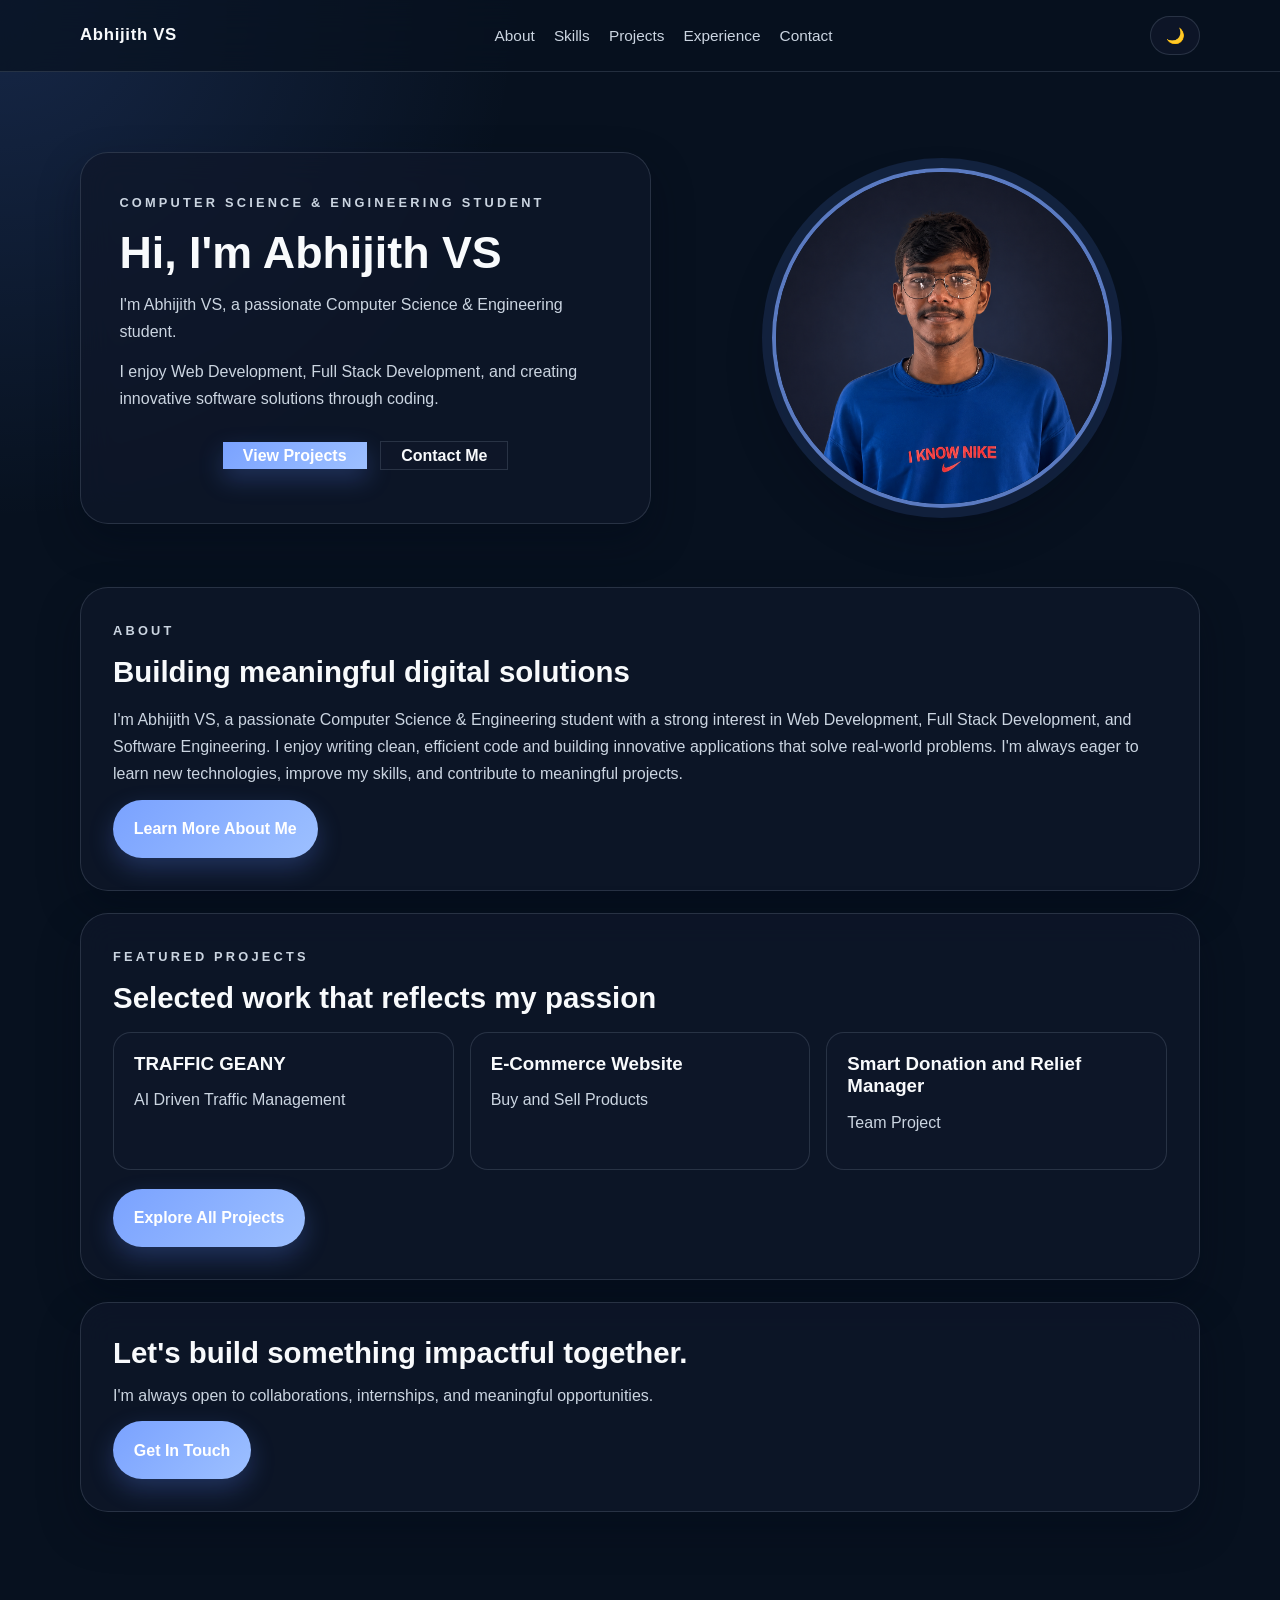
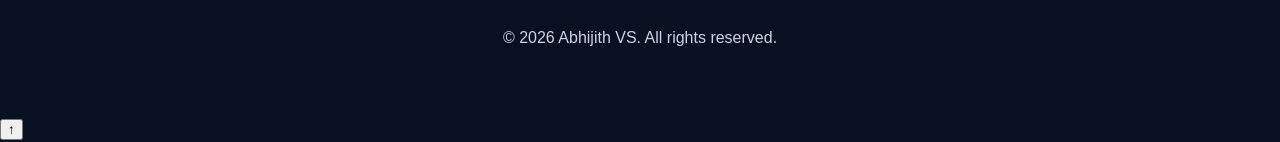
<file: index.html>
<!DOCTYPE html>
<html lang="en">
  <head>
    <meta charset="UTF-8" />
    <meta name="viewport" content="width=device-width, initial-scale=1.0" />
    <meta name="description" content="Portfolio of Abhijith VS, a Computer Science & Engineering student showcasing web development, AI, cloud computing, and leadership experience." />
    <meta name="theme-color" content="#f5f7fb" />
    <meta name="keywords" content="Abhijith VS, portfolio, web developer, computer science student, IEEE" />
    <title>Abhijith VS | Portfolio</title>
    <link rel="stylesheet" href="css/style.css" />
  </head>
  <body>
    <a class="skip-link" href="#main-content">Skip to content</a>

    <header class="site-header">
      <nav class="navbar" aria-label="Primary navigation">
        <a class="brand" href="index.html">Abhijith VS</a>
        <ul class="nav-links">
          <li><a href="about.html">About</a></li>
          <li><a href="skills.html">Skills</a></li>
          <li><a href="projects.html">Projects</a></li>
          <li><a href="experience.html">Experience</a></li>
          <li><a href="contact.html">Contact</a></li>
        </ul>
      </nav>
    </header>

    <main id="main-content">
      <section class="hero" id="home">
        <div class="hero-content">
          <p class="eyebrow">Computer Science & Engineering Student</p>
          <h1>Hi, I'm Abhijith VS</h1>
          <p>I'm Abhijith VS, a passionate Computer Science & Engineering student.</p>
          <p>I enjoy Web Development, Full Stack Development, and creating innovative software solutions through coding.</p>

          <div class="hero-actions">
            <a href="projects.html">View Projects</a>
            <a href="contact.html">Contact Me</a>
          </div>
        </div>

        <div class="hero-photo">
          <img src="images/profile.png" alt="Portrait of Abhijith VS" />
        </div>
      </section>

      <section class="about-preview" id="about-preview">
        <div class="section-heading">
          <p class="eyebrow">About</p>
          <h2>Building meaningful digital solutions</h2>
        </div>
        <p>
          I'm Abhijith VS, a passionate Computer Science & Engineering student with a strong interest in Web Development,
           Full Stack Development, and Software Engineering. I enjoy writing clean, efficient code and building innovative applications that solve real-world problems. I'm always eager to learn new technologies, 
          improve my skills, and contribute to meaningful projects.
        </p>
        <a href="about.html">Learn More About Me</a>
      </section>

      <section class="projects-preview" id="projects-preview">
        <div class="section-heading">
          <p class="eyebrow">Featured Projects</p>
          <h2>Selected work that reflects my passion</h2>
        </div>

        <div class="project-grid">
          <article class="project-card">
            <h3>TRAFFIC GEANY</h3>
            <p>AI Driven Traffic Management</p>
          </article>
          <article class="project-card">
            <h3>E-Commerce Website</h3>
            <p>Buy and Sell Products</p>
          </article>
          <article class="project-card">
            <h3>Smart Donation and Relief Manager</h3>
            <p>Team Project</p>
          </article>
        </div>

        <a href="projects.html">Explore All Projects</a>
      </section>

      <section class="cta" id="contact-preview">
        <h2>Let's build something impactful together.</h2>
        <p>I'm always open to collaborations, internships, and meaningful opportunities.</p>
        <a href="contact.html">Get In Touch</a>
      </section>
    </main>

    <footer class="site-footer">
      <p>&copy; 2026 Abhijith VS. All rights reserved.</p>
    </footer>

    <script src="js/main.js"></script>
  </body>
</html>
</file>
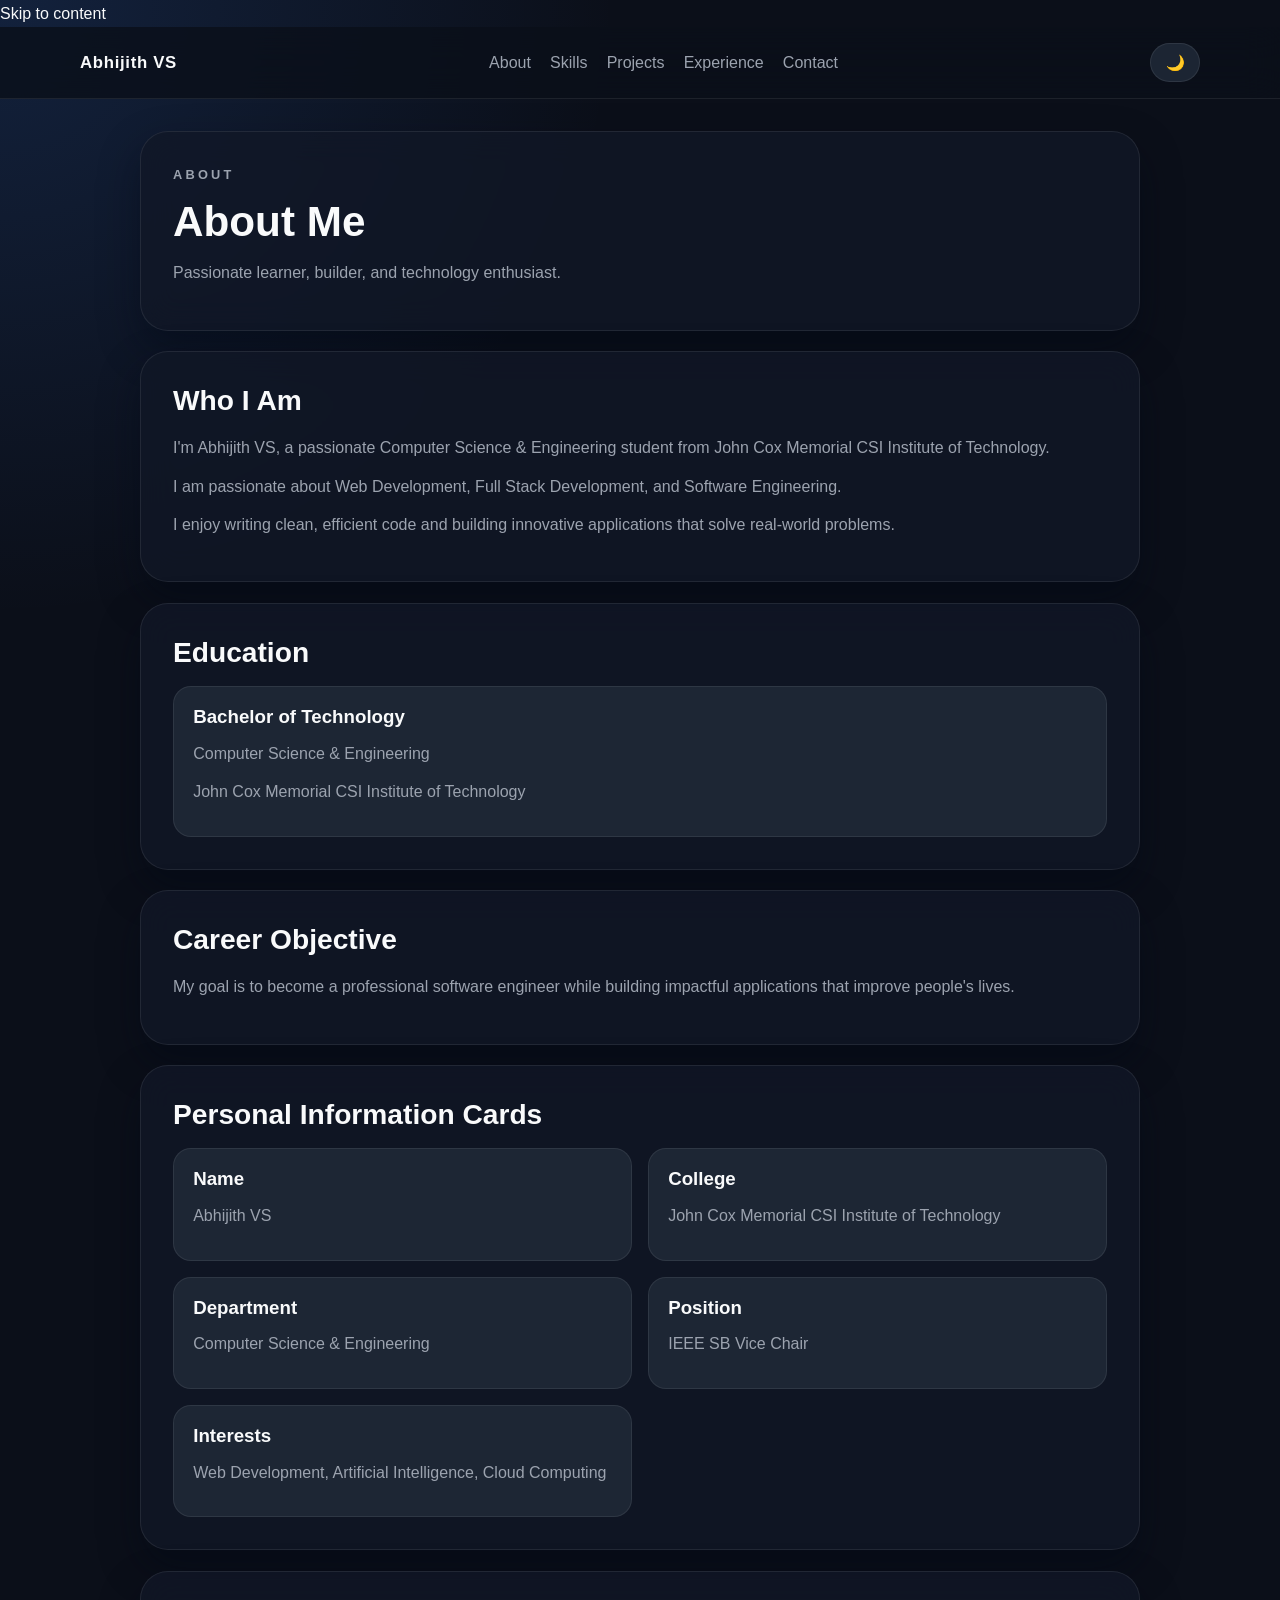
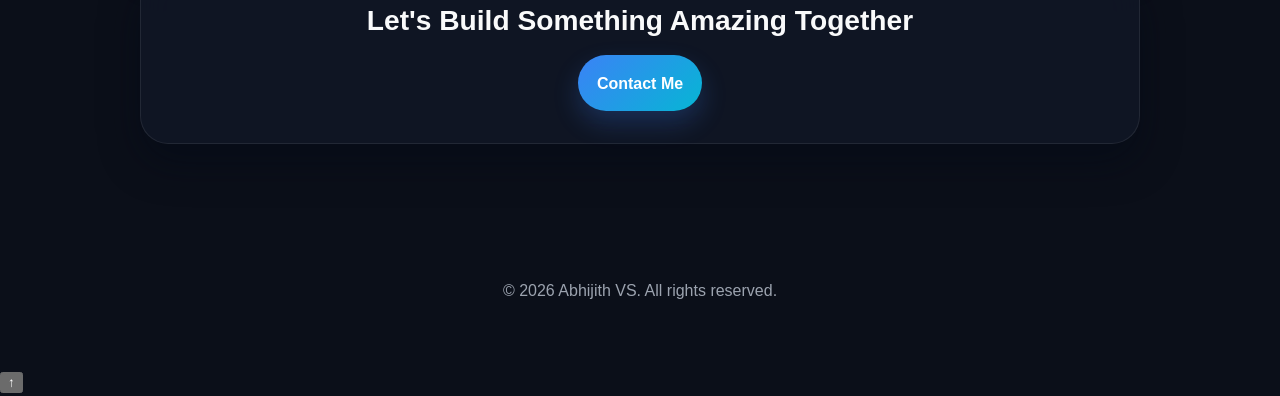
<file: about.html>
<!DOCTYPE html>
<html lang="en">
  <head>
    <meta charset="UTF-8" />
    <meta name="viewport" content="width=device-width, initial-scale=1.0" />
    <meta name="description" content="Learn more about Abhijith VS, a Computer Science & Engineering student passionate about web development, AI, cloud computing, and software innovation." />
    <meta name="theme-color" content="#f5f7fb" />
    <meta name="keywords" content="Abhijith VS, about, computer science student, web developer, AI" />
    <title>About Me | Abhijith VS</title>
    <link rel="stylesheet" href="css/about.css" />
  </head>
  <body>
    <a class="skip-link" href="#main-content">Skip to content</a>
    <header class="site-header">
      <nav class="navbar" aria-label="Primary navigation">
        <a class="brand" href="index.html">Abhijith VS</a>
        <ul class="nav-links">
          <li><a href="about.html">About</a></li>
          <li><a href="skills.html">Skills</a></li>
          <li><a href="projects.html">Projects</a></li>
          <li><a href="experience.html">Experience</a></li>
          <li><a href="contact.html">Contact</a></li>
        </ul>
      </nav>
    </header>

    <main id="main-content">
      <section class="page-banner" aria-labelledby="about-title">
        <p class="eyebrow">About</p>
        <h1 id="about-title">About Me</h1>
        <p>Passionate learner, builder, and technology enthusiast.</p>
      </section>

      <section class="story-section" aria-labelledby="story-title">
        <div class="section-heading">
          <h2 id="story-title">Who I Am</h2>
        </div>
        <p>
          I'm Abhijith VS, a passionate Computer Science & Engineering student from John Cox Memorial CSI Institute of Technology.
        </p>
        <p>
         I am passionate about Web Development, Full Stack Development, and Software Engineering. 
        </p>
        <p>
          I enjoy writing clean, efficient code and building innovative applications that solve real-world problems.
        </p>
      </section>

      <section class="education-section" aria-labelledby="education-title">
        <div class="section-heading">
          <h2 id="education-title">Education</h2>
        </div>
        <article class="info-card">
          <h3>Bachelor of Technology</h3>
          <p>Computer Science & Engineering</p>
          <p>John Cox Memorial CSI Institute of Technology</p>
        </article>
      </section>

      <section class="objective-section" aria-labelledby="objective-title">
        <div class="section-heading">
          <h2 id="objective-title">Career Objective</h2>
        </div>
        <p>
          My goal is to become a professional software engineer while building impactful applications that improve people's lives.
        </p>
      </section>

      <section class="info-section" aria-labelledby="info-title">
        <div class="section-heading">
          <h2 id="info-title">Personal Information Cards</h2>
        </div>
        <div class="info-grid">
          <article class="info-card">
            <h3>Name</h3>
            <p>Abhijith VS</p>
          </article>
          <article class="info-card">
            <h3>College</h3>
            <p>John Cox Memorial CSI Institute of Technology</p>
          </article>
          <article class="info-card">
            <h3>Department</h3>
            <p>Computer Science & Engineering</p>
          </article>
          <article class="info-card">
            <h3>Position</h3>
            <p> IEEE SB Vice Chair</p>
          </article>
          <article class="info-card">
            <h3>Interests</h3>
            <p>Web Development, Artificial Intelligence, Cloud Computing</p>
          </article>
        </div>
      </section>

      <section class="cta-section" aria-labelledby="cta-title">
        <h2 id="cta-title">Let's Build Something Amazing Together</h2>
        <a href="contact.html">Contact Me</a>
      </section>
    </main>

    <footer class="site-footer">
      <p>&copy; 2026 Abhijith VS. All rights reserved.</p>
    </footer>

    <script src="js/main.js"></script>
    <script src="js/about.js"></script>
  </body>
</html>
</file>
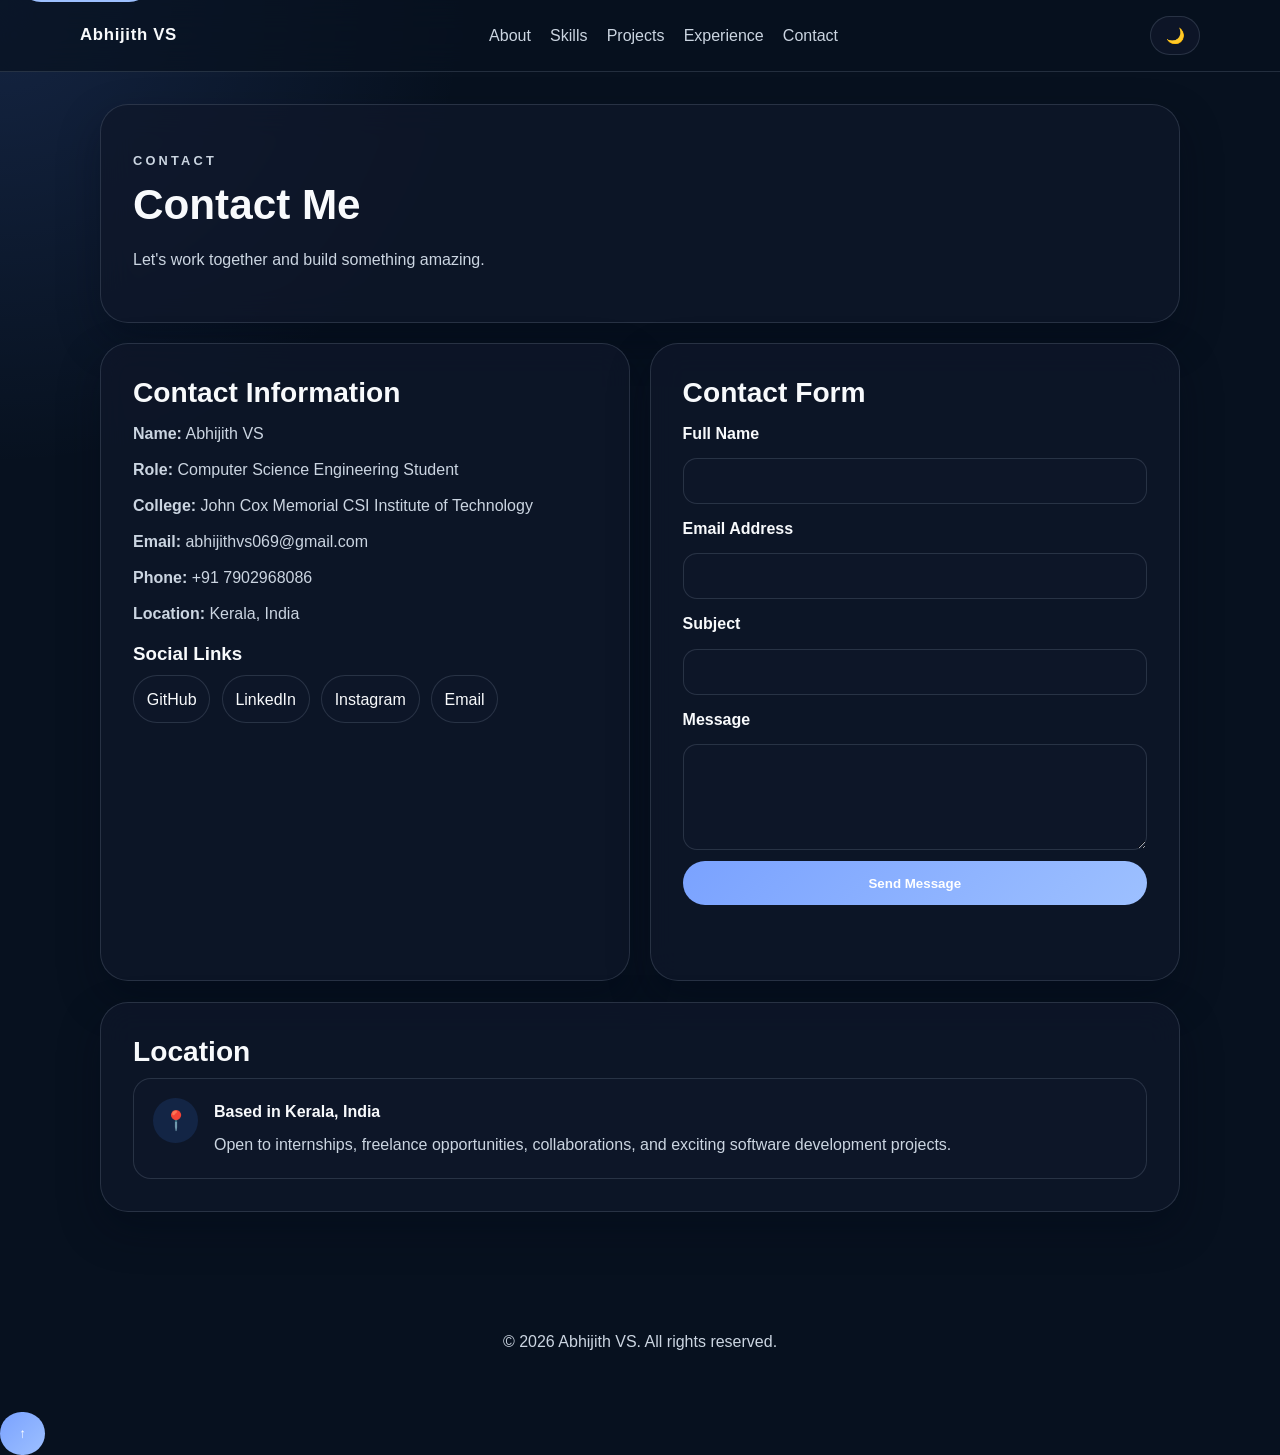
<file: contact.html>
<!DOCTYPE html>
<html lang="en">
  <head>
    <meta charset="UTF-8" />
    <meta name="viewport" content="width=device-width, initial-scale=1.0" />
    <meta name="description" content="Get in touch with Abhijith VS for collaborations, internships, or project opportunities through the contact page." />
    <meta name="theme-color" content="#f5f7fb" />
    <meta name="keywords" content="Abhijith VS contact, portfolio contact, collaboration, internship" />
    <title>Contact | Abhijith VS</title>
    <link rel="stylesheet" href="css/contact.css" />
  </head>
  <body>
    <a class="skip-link" href="#main-content">Skip to content</a>
    <header class="site-header">
      <nav class="navbar" aria-label="Primary navigation">
        <a class="brand" href="index.html">Abhijith VS</a>
        <ul class="nav-links">
          <li><a href="about.html">About</a></li>
          <li><a href="skills.html">Skills</a></li>
          <li><a href="projects.html">Projects</a></li>
          <li><a href="experience.html">Experience</a></li>
          <li><a href="contact.html">Contact</a></li>
        </ul>
      </nav>
    </header>

    <main id="main-content">
      <section class="page-banner" aria-labelledby="contact-title">
        <p class="eyebrow">Contact</p>
        <h1 id="contact-title">Contact Me</h1>
        <p>Let's work together and build something amazing.</p>
      </section>

      <section class="contact-grid" aria-label="Contact information and form">
        <div class="contact-info-card">
          <h2>Contact Information</h2>
          <ul class="contact-list">
            <li><strong>Name:</strong> Abhijith VS</li>
            <li><strong>Role:</strong> Computer Science Engineering Student</li>
            <li><strong>College:</strong> John Cox Memorial CSI Institute of Technology</li>
            <li><strong>Email:</strong> abhijithvs069@gmail.com</li>
            <li><strong>Phone:</strong> +91 7902968086</li>
            <li><strong>Location:</strong> Kerala, India</li>
          </ul>

          <h3>Social Links</h3>
          <div class="social-links">
            <a href="https://github.com/appuzzhh">GitHub</a>
            <a href="https://www.linkedin.com/in/abhijithvs2006?utm_source=share_via&utm_content=profile&utm_medium=member_android">LinkedIn</a>
            <a href="https://www.instagram.com/appuzzhh__?igsh=OHMxZjhwemd6MGk3">Instagram</a>
            <a href="mailto:abhijithvs069@gmail.com">Email</a>
          </div>
        </div>

        <div class="form-card">
          <h2>Contact Form</h2>
          <form id="contact-form" novalidate>
            <label for="name">Full Name</label>
            <input id="name" name="name" type="text" required />

            <label for="email">Email Address</label>
            <input id="email" name="email" type="email" required />

            <label for="subject">Subject</label>
            <input id="subject" name="subject" type="text" required />

            <label for="message">Message</label>
            <textarea id="message" name="message" rows="5" required></textarea>

            <button type="submit">Send Message</button>
            <p class="form-feedback" aria-live="polite"></p>
          </form>
        </div>
      </section>

      <section class="map-card" aria-label="Location information">
        <h2>Location</h2>
        <div class="location-card">
          <div class="location-icon" aria-hidden="true">📍</div>
          <div>
            <p class="location-title">Based in Kerala, India</p>
            <p class="location-text">
              Open to internships, freelance opportunities, collaborations, and exciting software development projects.
            </p>
          </div>
        </div>
      </section>
    </main>

    <footer class="site-footer">
      <p>&copy; 2026 Abhijith VS. All rights reserved.</p>
    </footer>

    <script src="js/main.js"></script>
    <script src="js/contact.js"></script>
  </body>
</html>
</file>
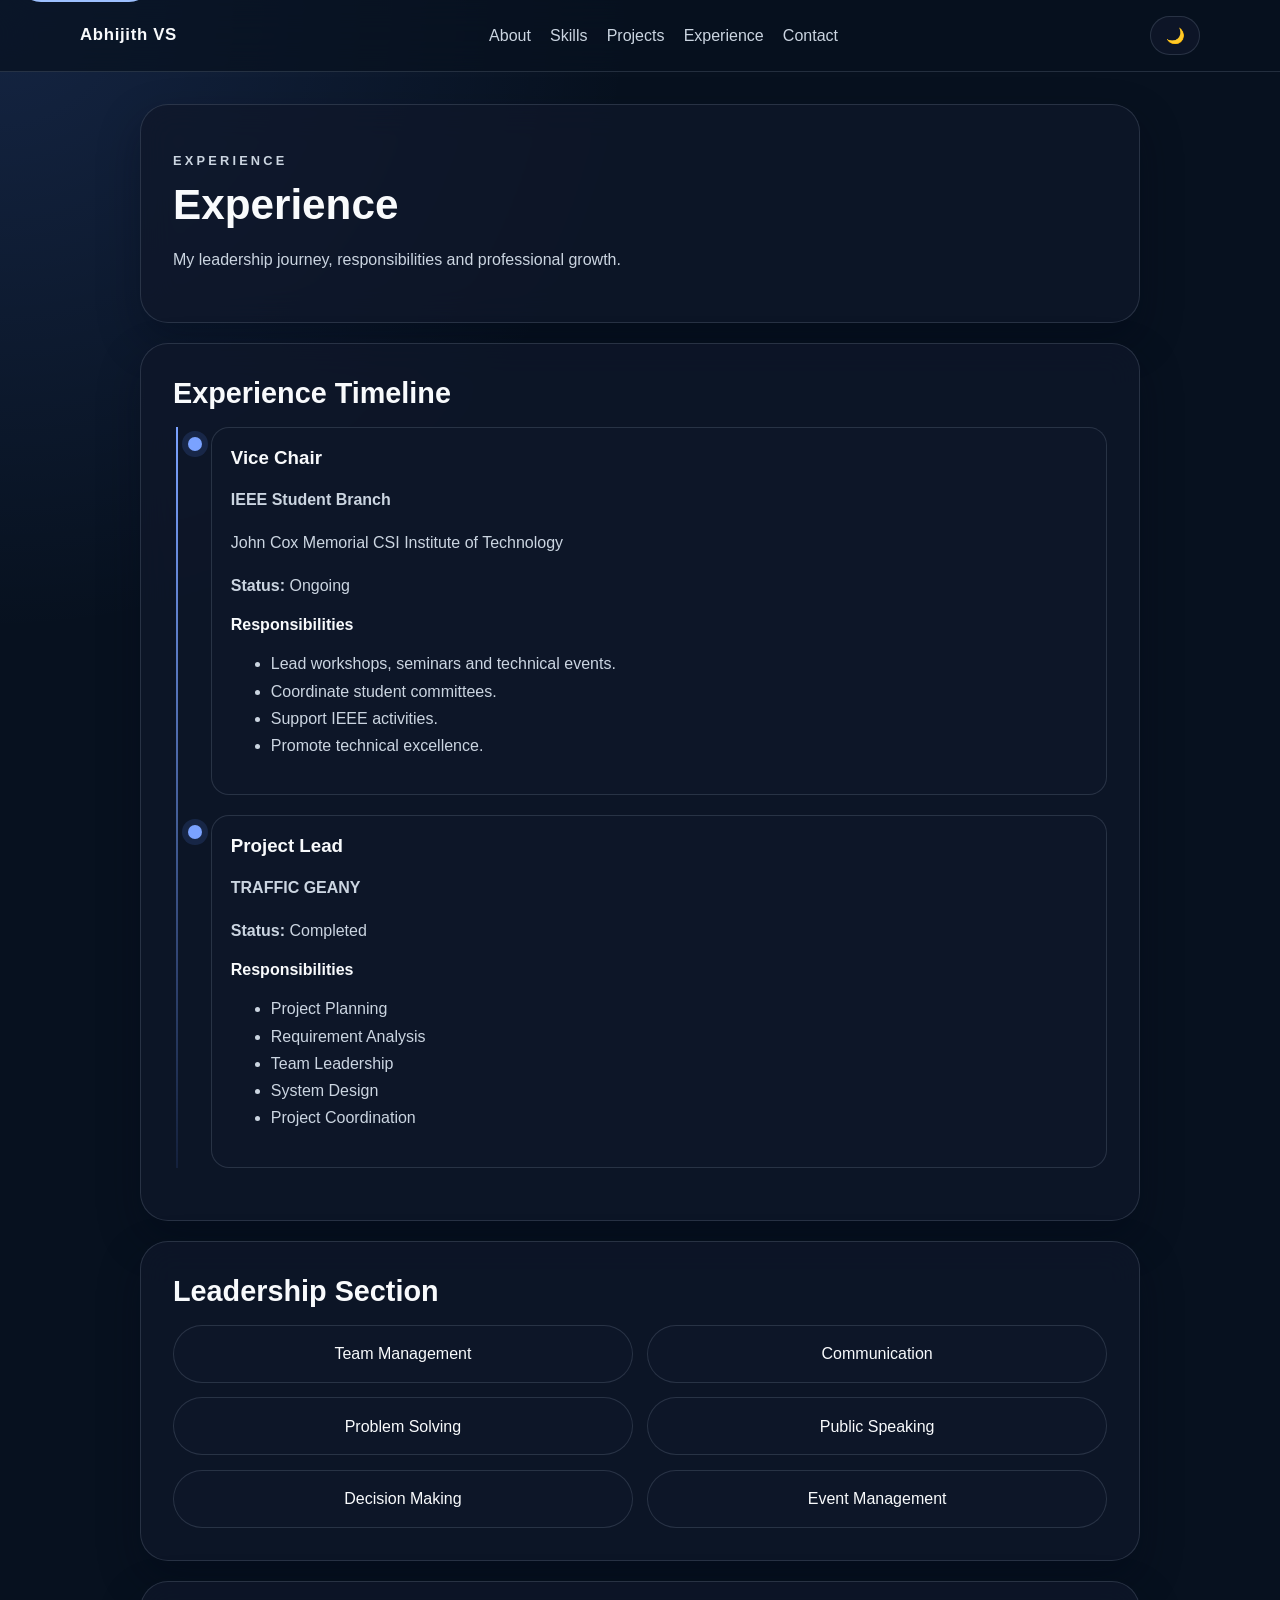
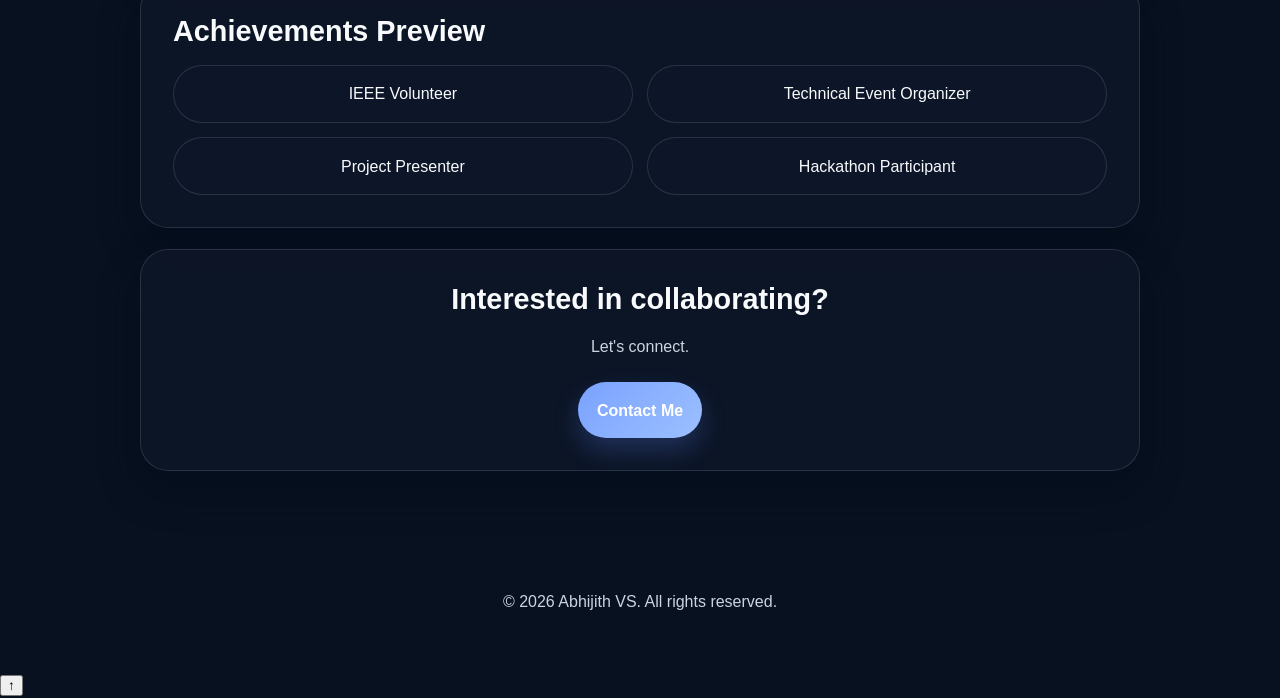
<file: experience.html>
<!DOCTYPE html>
<html lang="en">
  <head>
    <meta charset="UTF-8" />
    <meta name="viewport" content="width=device-width, initial-scale=1.0" />
    <meta name="description" content="Review Abhijith VS's leadership journey, project leadership experience, and achievements in the IEEE student community and beyond." />
    <meta name="theme-color" content="#f5f7fb" />
    <meta name="keywords" content="Abhijith VS experience, IEEE, project lead, leadership" />
    <title>Experience | Abhijith VS</title>
    <link rel="stylesheet" href="css/experience.css" />
  </head>
  <body>
    <a class="skip-link" href="#main-content">Skip to content</a>
    <header class="site-header">
      <nav class="navbar" aria-label="Primary navigation">
        <a class="brand" href="index.html">Abhijith VS</a>
        <ul class="nav-links">
          <li><a href="about.html">About</a></li>
          <li><a href="skills.html">Skills</a></li>
          <li><a href="projects.html">Projects</a></li>
          <li><a href="experience.html">Experience</a></li>
          <li><a href="contact.html">Contact</a></li>
        </ul>
      </nav>
    </header>

    <main id="main-content">
      <section class="page-banner" aria-labelledby="experience-title">
        <p class="eyebrow">Experience</p>
        <h1 id="experience-title">Experience</h1>
        <p>My leadership journey, responsibilities and professional growth.</p>
      </section>

      <section class="timeline-section" aria-labelledby="timeline-title">
        <div class="section-heading">
          <h2 id="timeline-title">Experience Timeline</h2>
        </div>

        <div class="timeline">
          <article class="timeline-item">
            <div class="timeline-dot"></div>
            <div class="timeline-card">
              <h3>Vice Chair</h3>
              <p class="subheading">IEEE Student Branch</p>
              <p>John Cox Memorial CSI Institute of Technology</p>
              <p><strong>Status:</strong> Ongoing</p>
              <h4>Responsibilities</h4>
              <ul>
                <li>Lead workshops, seminars and technical events.</li>
                <li>Coordinate student committees.</li>
                <li>Support IEEE activities.</li>
                <li>Promote technical excellence.</li>
              </ul>
            </div>
          </article>

          <article class="timeline-item">
            <div class="timeline-dot"></div>
            <div class="timeline-card">
              <h3>Project Lead</h3>
              <p class="subheading">TRAFFIC GEANY</p>
              <p><strong>Status:</strong> Completed</p>
              <h4>Responsibilities</h4>
              <ul>
                <li>Project Planning</li>
                <li>Requirement Analysis</li>
                <li>Team Leadership</li>
                <li>System Design</li>
                <li>Project Coordination</li>
              </ul>
            </div>
          </article>
        </div>
      </section>

      <section class="leadership-section" aria-labelledby="leadership-title">
        <div class="section-heading">
          <h2 id="leadership-title">Leadership Section</h2>
        </div>
        <div class="skills-grid">
          <article class="skill-pill">Team Management</article>
          <article class="skill-pill">Communication</article>
          <article class="skill-pill">Problem Solving</article>
          <article class="skill-pill">Public Speaking</article>
          <article class="skill-pill">Decision Making</article>
          <article class="skill-pill">Event Management</article>
        </div>
      </section>

      <section class="achievements-section" aria-labelledby="achievements-title">
        <div class="section-heading">
          <h2 id="achievements-title">Achievements Preview</h2>
        </div>
        <div class="achievements-grid">
          <article class="achievement-card">IEEE Volunteer</article>
          <article class="achievement-card">Technical Event Organizer</article>
          <article class="achievement-card">Project Presenter</article>
          <article class="achievement-card">Hackathon Participant</article>
        </div>
      </section>

      <section class="cta-section" aria-labelledby="cta-title">
        <h2 id="cta-title">Interested in collaborating?</h2>
        <p>Let's connect.</p>
        <a href="contact.html">Contact Me</a>
      </section>
    </main>

    <footer class="site-footer">
      <p>&copy; 2026 Abhijith VS. All rights reserved.</p>
    </footer>

    <script src="js/main.js"></script>
    <script src="js/experience.js"></script>
  </body>
</html>
</file>
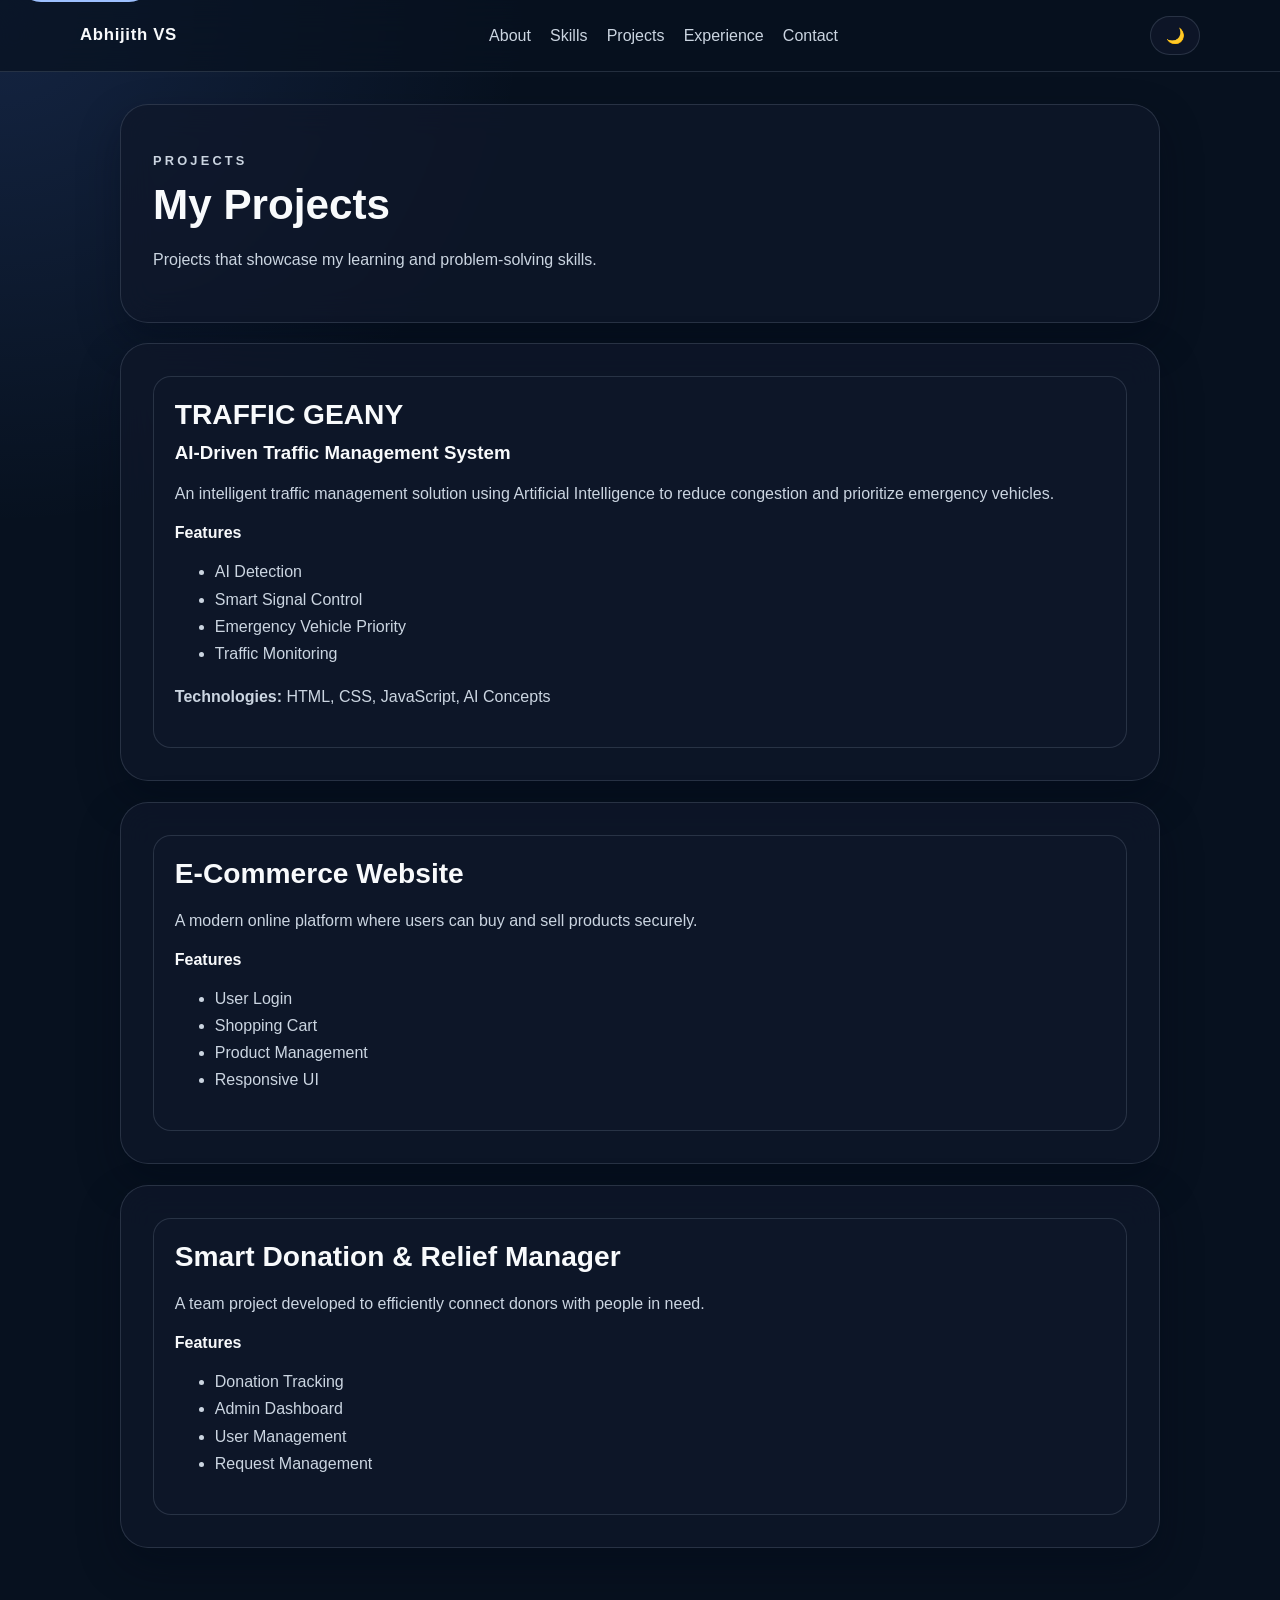
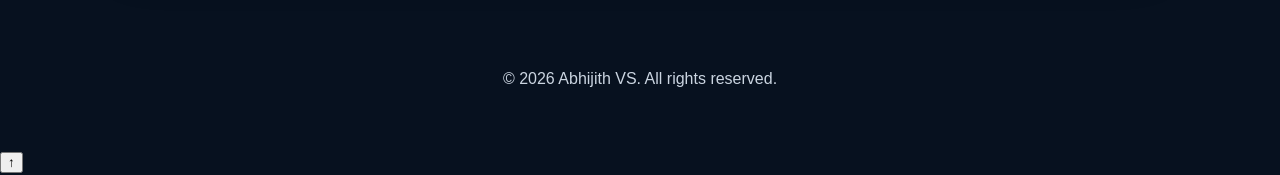
<file: projects.html>
<!DOCTYPE html>
<html lang="en">
  <head>
    <meta charset="UTF-8" />
    <meta name="viewport" content="width=device-width, initial-scale=1.0" />
    <meta name="description" content="Browse selected projects by Abhijith VS, including AI-driven traffic management, an e-commerce platform, and a smart donation and relief manager." />
    <meta name="theme-color" content="#f5f7fb" />
    <meta name="keywords" content="Abhijith VS projects, traffic management, e-commerce, donation manager" />
    <title>Projects | Abhijith VS</title>
    <link rel="stylesheet" href="css/projects.css" />
  </head>
  <body>
    <a class="skip-link" href="#main-content">Skip to content</a>
    <header class="site-header">
      <nav class="navbar" aria-label="Primary navigation">
        <a class="brand" href="index.html">Abhijith VS</a>
        <ul class="nav-links">
          <li><a href="about.html">About</a></li>
          <li><a href="skills.html">Skills</a></li>
          <li><a href="projects.html">Projects</a></li>
          <li><a href="experience.html">Experience</a></li>
          <li><a href="contact.html">Contact</a></li>
        </ul>
      </nav>
    </header>

    <main id="main-content">
      <section class="page-banner" aria-labelledby="projects-title">
        <p class="eyebrow">Projects</p>
        <h1 id="projects-title">My Projects</h1>
        <p>Projects that showcase my learning and problem-solving skills.</p>
      </section>

      <section class="projects-section" aria-labelledby="project-1-title">
        <article class="project-card">
          <h2 id="project-1-title">TRAFFIC GEANY</h2>
          <h3>AI-Driven Traffic Management System</h3>
          <p>
            An intelligent traffic management solution using Artificial Intelligence to reduce congestion and prioritize emergency vehicles.
          </p>
          <h4>Features</h4>
          <ul>
            <li>AI Detection</li>
            <li>Smart Signal Control</li>
            <li>Emergency Vehicle Priority</li>
            <li>Traffic Monitoring</li>
          </ul>
          <p><strong>Technologies:</strong> HTML, CSS, JavaScript, AI Concepts</p>
        </article>
      </section>

      <section class="projects-section" aria-labelledby="project-2-title">
        <article class="project-card">
          <h2 id="project-2-title">E-Commerce Website</h2>
          <p>
            A modern online platform where users can buy and sell products securely.
          </p>
          <h4>Features</h4>
          <ul>
            <li>User Login</li>
            <li>Shopping Cart</li>
            <li>Product Management</li>
            <li>Responsive UI</li>
          </ul>
        </article>
      </section>

      <section class="projects-section" aria-labelledby="project-3-title">
        <article class="project-card">
          <h2 id="project-3-title">Smart Donation & Relief Manager</h2>
          <p>
            A team project developed to efficiently connect donors with people in need.
          </p>
          <h4>Features</h4>
          <ul>
            <li>Donation Tracking</li>
            <li>Admin Dashboard</li>
            <li>User Management</li>
            <li>Request Management</li>
          </ul>
        </article>
      </section>
    </main>

    <footer class="site-footer">
      <p>&copy; 2026 Abhijith VS. All rights reserved.</p>
    </footer>

    <script src="js/main.js"></script>
    <script src="js/projects.js"></script>
  </body>
</html>
</file>
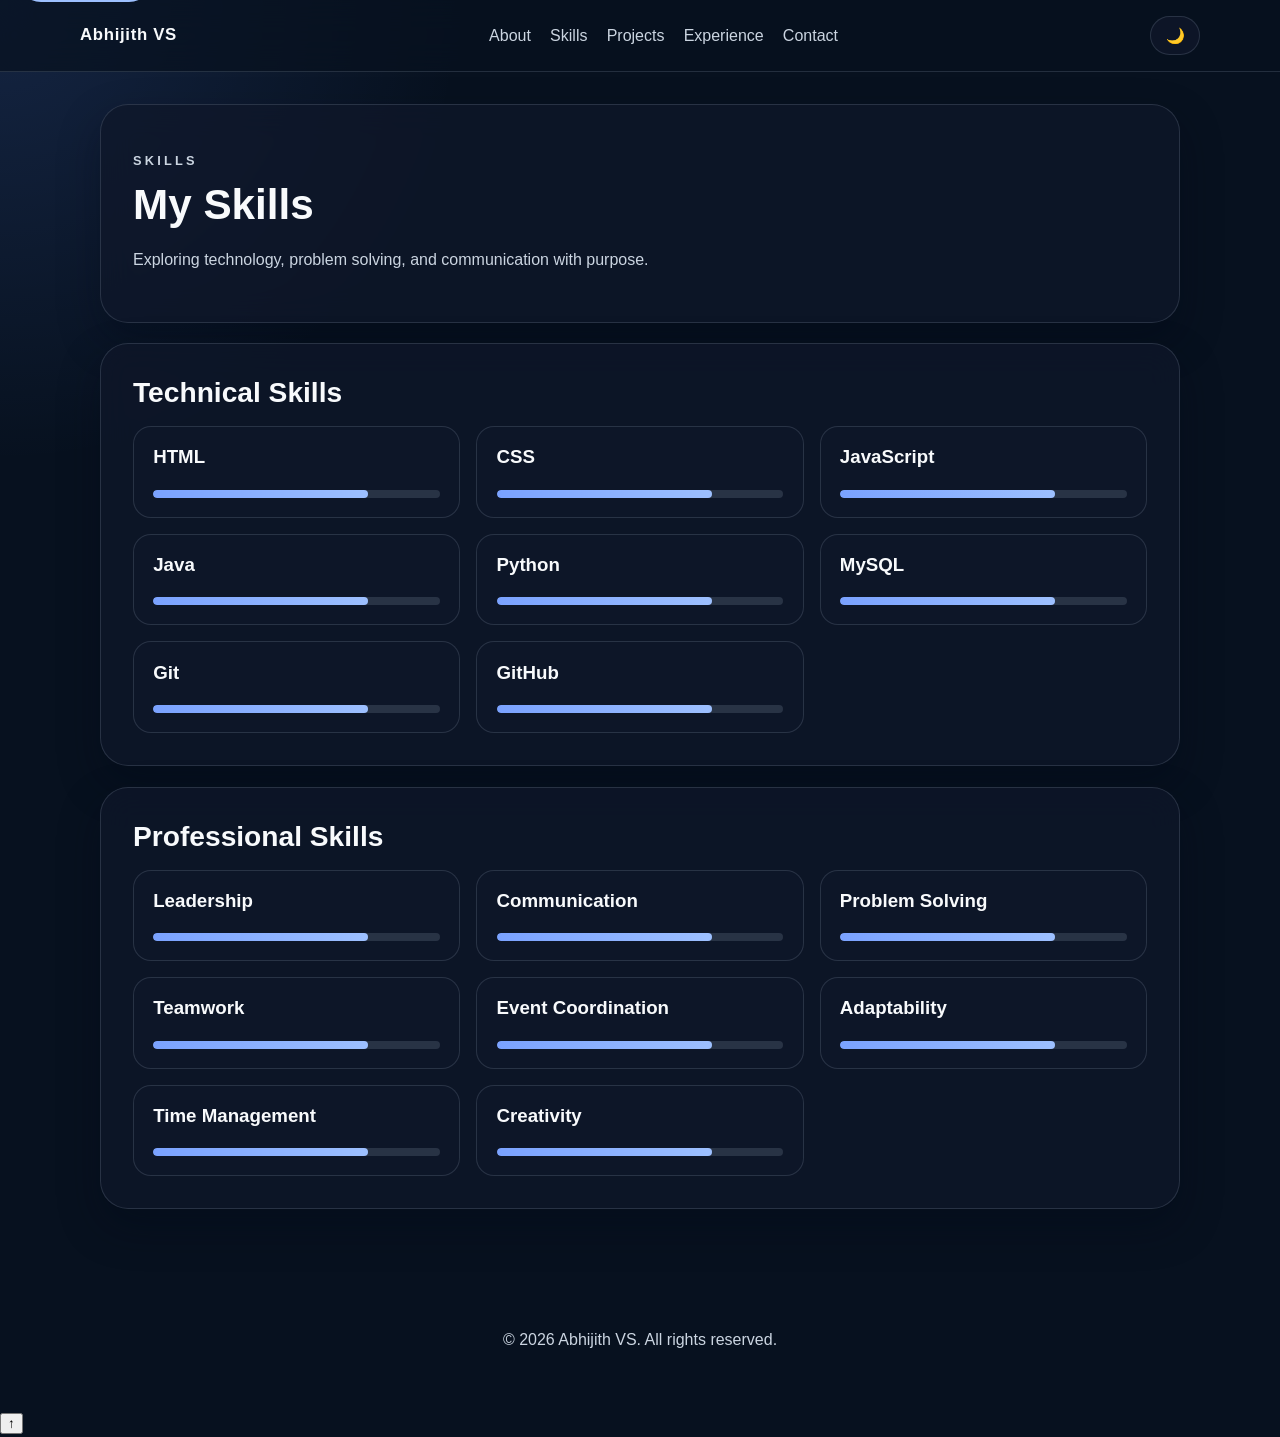
<file: skills.html>
<!DOCTYPE html>
<html lang="en">
  <head>
    <meta charset="UTF-8" />
    <meta name="viewport" content="width=device-width, initial-scale=1.0" />
    <meta name="description" content="Explore the technical, professional, and soft skills of Abhijith VS, with a polished summary of growth and capability." />
    <meta name="theme-color" content="#f5f7fb" />
    <meta name="keywords" content="Abhijith VS skills, HTML CSS JavaScript Java Python MySQL Git GitHub" />
    <title>Skills | Abhijith VS</title>
    <link rel="stylesheet" href="css/skills.css" />
  </head>
  <body>
    <a class="skip-link" href="#main-content">Skip to content</a>
    <header class="site-header">
      <nav class="navbar" aria-label="Primary navigation">
        <a class="brand" href="index.html">Abhijith VS</a>
        <ul class="nav-links">
          <li><a href="about.html">About</a></li>
          <li><a href="skills.html">Skills</a></li>
          <li><a href="projects.html">Projects</a></li>
          <li><a href="experience.html">Experience</a></li>
          <li><a href="contact.html">Contact</a></li>
        </ul>
      </nav>
    </header>

    <main id="main-content">
      <section class="page-banner" aria-labelledby="skills-title">
        <p class="eyebrow">Skills</p>
        <h1 id="skills-title">My Skills</h1>
        <p>Exploring technology, problem solving, and communication with purpose.</p>
      </section>

      <section class="skills-section" aria-labelledby="technical-title">
        <div class="section-heading">
          <h2 id="technical-title">Technical Skills</h2>
        </div>
        <div class="skill-grid">
          <article class="skill-card">
            <h3>HTML</h3>
            <div class="progress-bar" aria-label="HTML progress"><span></span></div>
          </article>
          <article class="skill-card">
            <h3>CSS</h3>
            <div class="progress-bar" aria-label="CSS progress"><span></span></div>
          </article>
          <article class="skill-card">
            <h3>JavaScript</h3>
            <div class="progress-bar" aria-label="JavaScript progress"><span></span></div>
          </article>
          <article class="skill-card">
            <h3>Java</h3>
            <div class="progress-bar" aria-label="Java progress"><span></span></div>
          </article>
          <article class="skill-card">
            <h3>Python</h3>
            <div class="progress-bar" aria-label="Python progress"><span></span></div>
          </article>
          <article class="skill-card">
            <h3>MySQL</h3>
            <div class="progress-bar" aria-label="MySQL progress"><span></span></div>
          </article>
          <article class="skill-card">
            <h3>Git</h3>
            <div class="progress-bar" aria-label="Git progress"><span></span></div>
          </article>
          <article class="skill-card">
            <h3>GitHub</h3>
            <div class="progress-bar" aria-label="GitHub progress"><span></span></div>
          </article>
        </div>
      </section>

      <section class="skills-section" aria-labelledby="professional-title">
        <div class="section-heading">
          <h2 id="professional-title">Professional Skills</h2>
        </div>
        <div class="skill-grid">
          <article class="skill-card">
            <h3>Leadership</h3>
            <div class="progress-bar" aria-label="Leadership progress"><span></span></div>
          </article>
          <article class="skill-card">
            <h3>Communication</h3>
            <div class="progress-bar" aria-label="Communication progress"><span></span></div>
          </article>
          <article class="skill-card">
            <h3>Problem Solving</h3>
            <div class="progress-bar" aria-label="Problem Solving progress"><span></span></div>
          </article>
          <article class="skill-card">
            <h3>Teamwork</h3>
            <div class="progress-bar" aria-label="Teamwork progress"><span></span></div>
          </article>
          <article class="skill-card">
            <h3>Event Coordination</h3>
            <div class="progress-bar" aria-label="Event Coordination progress"><span></span></div>
          </article>
          <article class="skill-card">
            <h3>Adaptability</h3>
            <div class="progress-bar" aria-label="Adaptability progress"><span></span></div>
          </article>
          <article class="skill-card">
            <h3>Time Management</h3>
            <div class="progress-bar" aria-label="Time Management progress"><span></span></div>
          </article>
          <article class="skill-card">
            <h3>Creativity</h3>
            <div class="progress-bar" aria-label="Creativity progress"><span></span></div>
          </article>
        </div>
      </section>
    </main>

    <footer class="site-footer">
      <p>&copy; 2026 Abhijith VS. All rights reserved.</p>
    </footer>

    <script src="js/main.js"></script>
    <script src="js/skills.js"></script>
  </body>
</html>
</file>
<file: css/style.css>
:root {
  --bg: #f5f7fb;
  --bg-soft: #ffffff;
  --surface: rgba(255, 255, 255, 0.72);
  --surface-strong: rgba(255, 255, 255, 0.9);
  --text: #0f172a;
  --text-muted: #475569;
  --border: rgba(148, 163, 184, 0.25);
  --accent: #5b8cff;
  --accent-strong: #3b6cf6;
  --shadow: 0 20px 45px rgba(15, 23, 42, 0.08);
  --radius-lg: 28px;
  --radius-md: 18px;
  --radius-sm: 12px;
  --transition: 220ms ease;
}

body.dark {
  --bg: #07111f;
  --bg-soft: #0f172a;
  --surface: rgba(15, 23, 42, 0.75);
  --surface-strong: rgba(15, 23, 42, 0.92);
  --text: #f8fafc;
  --text-muted: #cbd5e1;
  --border: rgba(148, 163, 184, 0.2);
  --accent: #7aa2ff;
  --accent-strong: #9dc0ff;
  --shadow: 0 18px 40px rgba(2, 8, 23, 0.35);
}

* {
  box-sizing: border-box;
}

html {
  scroll-behavior: smooth;
}

body {
  margin: 0;
  font-family: -apple-system, BlinkMacSystemFont, "Segoe UI", Roboto, sans-serif;
  background:
    radial-gradient(circle at top left, rgba(91, 140, 255, 0.18), transparent 24%),
    var(--bg);
  color: var(--text);
  line-height: 1.7;
  transition: background-color var(--transition), color var(--transition);
}

img {
  max-width: 100%;
  display: block;
}

a {
  color: inherit;
  text-decoration: none;
}

.skip-link {
  position: absolute;
  left: -999px;
  top: 0;
}

.skip-link:focus {
  left: 1rem;
  top: 1rem;
  z-index: 1000;
  background: var(--accent);
  color: white;
  padding: 0.75rem 1rem;
  border-radius: 999px;
}

.site-header {
  position: sticky;
  top: 0;
  z-index: 100;
  backdrop-filter: blur(18px);
  background: rgba(245, 247, 251, 0.7);
  border-bottom: 1px solid var(--border);
}

body.dark .site-header {
  background: rgba(7, 17, 31, 0.72);
}

.navbar {
  max-width: 1160px;
  margin: 0 auto;
  padding: 1rem 1.25rem;
  display: flex;
  align-items: center;
  justify-content: space-between;
  gap: 1rem;
}

.theme-toggle {
  border: 1px solid var(--border);
  background: var(--surface-strong);
  color: var(--text);
  padding: 0.6rem 0.9rem;
  border-radius: 999px;
  font-size: 0.95rem;
}

.brand {
  font-size: 1.05rem;
  font-weight: 700;
  letter-spacing: 0.04em;
}

.nav-links {
  display: flex;
  gap: 1.2rem;
  list-style: none;
  margin: 0;
  padding: 0;
}

.nav-links a {
  color: var(--text-muted);
  font-size: 0.96rem;
  transition: color var(--transition);
}

.nav-links a:hover,
.nav-links a:focus-visible {
  color: var(--accent-strong);
}

main {
  max-width: 1160px;
  margin: 0 auto;
  padding: 2rem 1.25rem 4rem;
}

.hero {
  display: grid;
  grid-template-columns: minmax(0, 1.05fr) minmax(320px, 0.95fr);
  grid-template-areas: "content photo";
  gap: 2rem;
  align-items: center;
  padding: 3rem 0 2.5rem;
}

.hero-content {
  grid-area: content;
  padding: 2.4rem;
  border-radius: var(--radius-lg);
}

.hero-photo {
  grid-area: photo;
  display: flex;
  justify-content: center;
  align-items: center;
}

.hero-photo img {
  width: 340px;
  height: 340px;
  object-fit: cover;
  border-radius: 50%;
  border: 4px solid rgba(122, 162, 255, 0.72);
  box-shadow: 0 0 0 10px rgba(91, 140, 255, 0.14), 0 24px 45px rgba(2, 8, 23, 0.28);
  animation: floatProfile 4s ease-in-out infinite;
}

.hero-content,
.about-preview,
.projects-preview,
.cta {
  background: var(--surface);
  border: 1px solid var(--border);
  box-shadow: var(--shadow);
  backdrop-filter: blur(16px);
  -webkit-backdrop-filter: blur(16px);
}

.eyebrow {
  text-transform: uppercase;
  letter-spacing: 0.25em;
  color: var(--accent-strong);
  font-size: 0.8rem;
  font-weight: 700;
  margin-bottom: 0.6rem;
}

h1,
h2,
h3 {
  line-height: 1.2;
  margin: 0 0 0.7rem;
}

h1 {
  font-size: clamp(2rem, 3.5vw, 3.3rem);
}

h2 {
  font-size: clamp(1.5rem, 2.3vw, 2rem);
}

.hero-content p,
.about-preview p,
.projects-preview p,
.cta p {
  color: var(--text-muted);
  margin: 0 0 0.8rem;
}

.hero-actions,
.about-preview a,
.projects-preview a,
.cta a {
  display: inline-flex;
  align-items: center;
  justify-content: center;
  gap: 0.45rem;
  padding: 0.95rem 1.3rem;
  min-height: 3rem;
  border-radius: 999px;
  font-weight: 600;
  white-space: nowrap;
  transition: transform var(--transition), box-shadow var(--transition), background var(--transition);
}

.hero-actions {
  display: flex;
  flex-wrap: wrap;
  gap: 0.85rem;
}

.hero-actions a {
  min-width: max-content;
  padding-inline: 1.25rem;
}

.hero-actions a:first-child,
.about-preview a,
.projects-preview a,
.cta a {
  background: linear-gradient(135deg, var(--accent), var(--accent-strong));
  color: white;
  box-shadow: 0 10px 24px rgba(91, 140, 255, 0.25);
}

.hero-actions a:last-child {
  background: var(--surface-strong);
  color: var(--text);
  border: 1px solid var(--border);
}

.hero-actions a:hover,
.about-preview a:hover,
.projects-preview a:hover,
.cta a:hover {
  transform: translateY(-2px);
  box-shadow: 0 14px 30px rgba(91, 140, 255, 0.24);
}

.hero-card {
  padding: 2rem;
  border-radius: var(--radius-lg);
}

.hero-card p {
  margin: 0 0 0.8rem;
}

.about-preview,
.projects-preview,
.cta {
  margin-top: 1.4rem;
  padding: 2rem;
  border-radius: var(--radius-lg);
}

.section-heading {
  margin-bottom: 1rem;
}

.project-grid {
  display: grid;
  grid-template-columns: repeat(3, minmax(0, 1fr));
  gap: 1rem;
  margin: 1rem 0 1.2rem;
}

.project-card {
  padding: 1.25rem;
  border-radius: var(--radius-md);
  background: var(--surface-strong);
  border: 1px solid var(--border);
  transition: transform var(--transition), border-color var(--transition);
}

.project-card:hover {
  transform: translateY(-3px);
  border-color: rgba(91, 140, 255, 0.35);
}

.site-footer {
  text-align: center;
  padding: 2rem 1.25rem 3rem;
  color: var(--text-muted);
}

@keyframes floatProfile {
  0%,
  100% {
    transform: translateY(0);
  }
  50% {
    transform: translateY(-8px);
  }
}

@media (max-width: 900px) {
  .hero {
    grid-template-columns: 1fr;
    grid-template-areas:
      "photo"
      "content";
  }

  .hero-photo {
    margin-bottom: 0.25rem;
  }

  .hero-photo img {
    width: 220px;
    height: 220px;
  }

  .project-grid {
    grid-template-columns: 1fr;
  }
}

@media (max-width: 640px) {
  .navbar {
    flex-direction: column;
    gap: 0.8rem;
  }

  .nav-links {
    flex-wrap: wrap;
    justify-content: center;
  }

  .hero-content,
  .about-preview,
  .projects-preview,
  .cta {
    padding: 1.3rem;
  }

  .hero-photo img {
    width: 180px;
    height: 180px;
  }

  main {
    padding-inline: 0.9rem;
  }
}
</file>
<file: css/about.css>
:root {
  --bg: #0b0f19;
  --bg-soft: #111827;
  --surface: rgba(17, 24, 39, 0.78);
  --surface-strong: rgba(31, 41, 55, 0.92);
  --text: #f9fafb;
  --text-muted: #9ca3af;
  --border: rgba(255, 255, 255, 0.08);
  --accent: #3b82f6;
  --accent-strong: #06b6d4;
  --shadow: 0 18px 42px rgba(2, 8, 23, 0.45);
  --radius-lg: 28px;
  --radius-md: 18px;
  --transition: 220ms ease;
}

* {
  box-sizing: border-box;
}

html {
  color-scheme: dark;
}

body {
  margin: 0;
  font-family: -apple-system, BlinkMacSystemFont, "Segoe UI", Roboto, sans-serif;
  background: radial-gradient(circle at top left, rgba(59, 130, 246, 0.16), transparent 26%), var(--bg);
  color: var(--text);
  line-height: 1.7;
}

a {
  color: inherit;
  text-decoration: none;
}

.site-header {
  position: sticky;
  top: 0;
  z-index: 100;
  backdrop-filter: blur(18px);
  background: rgba(11, 15, 25, 0.8);
  border-bottom: 1px solid var(--border);
}

.navbar {
  max-width: 1160px;
  margin: 0 auto;
  padding: 1rem 1.25rem;
  display: flex;
  align-items: center;
  justify-content: space-between;
  gap: 1rem;
}

.theme-toggle {
  border: 1px solid var(--border);
  background: var(--surface-strong);
  color: var(--text);
  padding: 0.6rem 0.9rem;
  border-radius: 999px;
  font-size: 0.95rem;
}

.brand {
  font-size: 1.05rem;
  font-weight: 700;
  letter-spacing: 0.04em;
}

.nav-links {
  display: flex;
  gap: 1.2rem;
  list-style: none;
  margin: 0;
  padding: 0;
}

.nav-links a {
  color: var(--text-muted);
  transition: color var(--transition);
}

.nav-links a:hover,
.nav-links a:focus-visible,
.nav-links a.active {
  color: var(--accent-strong);
}

main {
  max-width: 1040px;
  margin: 0 auto;
  padding: 2rem 1.25rem 4rem;
}

.page-banner,
.story-section,
.education-section,
.objective-section,
.info-section,
.cta-section {
  background: var(--surface);
  border: 1px solid var(--border);
  border-radius: var(--radius-lg);
  box-shadow: var(--shadow);
  backdrop-filter: blur(16px);
  -webkit-backdrop-filter: blur(16px);
  padding: 2rem;
  margin-bottom: 1.3rem;
}

.eyebrow {
  text-transform: uppercase;
  letter-spacing: 0.25em;
  font-size: 0.8rem;
  color: var(--accent-strong);
  font-weight: 700;
  margin-bottom: 0.5rem;
}

h1,
h2,
h3 {
  margin: 0 0 0.7rem;
  line-height: 1.2;
}

h1 {
  font-size: clamp(2rem, 3.3vw, 2.8rem);
}

h2 {
  font-size: clamp(1.4rem, 2.2vw, 1.8rem);
}

.page-banner p,
.story-section p,
.objective-section p,
.info-card p {
  color: var(--text-muted);
  margin: 0 0 0.7rem;
}

.section-heading {
  margin-bottom: 1rem;
}

.info-grid {
  display: grid;
  grid-template-columns: repeat(2, minmax(0, 1fr));
  gap: 1rem;
}

.info-card {
  background: var(--surface-strong);
  border: 1px solid var(--border);
  border-radius: var(--radius-md);
  padding: 1.2rem;
  transition: transform var(--transition), box-shadow var(--transition), border-color var(--transition);
}

.info-card:hover {
  transform: translateY(-3px);
  border-color: rgba(59, 130, 246, 0.35);
  box-shadow: 0 12px 30px rgba(59, 130, 246, 0.12);
}

.cta-section {
  text-align: center;
}

.cta-section a {
  display: inline-flex;
  margin-top: 0.4rem;
  padding: 0.9rem 1.2rem;
  border-radius: 999px;
  background: linear-gradient(135deg, var(--accent), var(--accent-strong));
  color: white;
  font-weight: 600;
  box-shadow: 0 12px 26px rgba(59, 130, 246, 0.24);
  transition: transform var(--transition), box-shadow var(--transition);
}

.cta-section a:hover {
  transform: translateY(-2px);
  box-shadow: 0 14px 30px rgba(59, 130, 246, 0.28);
}

.site-footer {
  text-align: center;
  padding: 2rem 1.25rem 3rem;
  color: var(--text-muted);
}

@media (max-width: 760px) {
  .navbar {
    flex-direction: column;
    gap: 0.8rem;
  }

  .nav-links {
    flex-wrap: wrap;
    justify-content: center;
  }

  .page-banner,
  .story-section,
  .education-section,
  .objective-section,
  .info-section,
  .cta-section {
    padding: 1.3rem;
  }

  .info-grid {
    grid-template-columns: 1fr;
  }
}
</file>
<file: css/contact.css>
:root {
  --bg: #f5f7fb;
  --surface: rgba(255, 255, 255, 0.72);
  --surface-strong: rgba(255, 255, 255, 0.9);
  --text: #0f172a;
  --text-muted: #475569;
  --border: rgba(148, 163, 184, 0.25);
  --accent: #5b8cff;
  --accent-strong: #3b6cf6;
  --shadow: 0 20px 45px rgba(15, 23, 42, 0.08);
  --radius-lg: 28px;
  --radius-md: 18px;
  --transition: 220ms ease;
}

body.dark {
  --bg: #07111f;
  --surface: rgba(15, 23, 42, 0.75);
  --surface-strong: rgba(15, 23, 42, 0.92);
  --text: #f8fafc;
  --text-muted: #cbd5e1;
  --border: rgba(148, 163, 184, 0.2);
  --accent: #7aa2ff;
  --accent-strong: #9dc0ff;
  --shadow: 0 18px 40px rgba(2, 8, 23, 0.35);
}

* {
  box-sizing: border-box;
}

body {
  margin: 0;
  font-family: -apple-system, BlinkMacSystemFont, 'Segoe UI', Roboto, sans-serif;
  background: radial-gradient(circle at top left, rgba(91, 140, 255, 0.16), transparent 24%), var(--bg);
  color: var(--text);
  line-height: 1.7;
  transition: background-color var(--transition), color var(--transition);
}

.skip-link {
  position: absolute;
  left: 1rem;
  top: -3rem;
  z-index: 200;
  background: var(--accent-strong);
  color: white;
  padding: 0.7rem 1rem;
  border-radius: 999px;
  transition: top var(--transition);
}

.skip-link:focus {
  top: 1rem;
}

a {
  color: inherit;
  text-decoration: none;
}

.site-header {
  position: sticky;
  top: 0;
  z-index: 100;
  backdrop-filter: blur(18px);
  background: rgba(245, 247, 251, 0.72);
  border-bottom: 1px solid var(--border);
}

body.dark .site-header {
  background: rgba(7, 17, 31, 0.72);
}

.navbar {
  max-width: 1160px;
  margin: 0 auto;
  padding: 1rem 1.25rem;
  display: flex;
  align-items: center;
  justify-content: space-between;
  gap: 1rem;
}

.theme-toggle {
  border: 1px solid var(--border);
  background: var(--surface-strong);
  color: var(--text);
  padding: 0.6rem 0.9rem;
  border-radius: 999px;
  font-size: 0.95rem;
}

.brand {
  font-size: 1.05rem;
  font-weight: 700;
  letter-spacing: 0.04em;
}

.nav-links {
  display: flex;
  gap: 1.2rem;
  list-style: none;
  margin: 0;
  padding: 0;
}

.nav-links a {
  color: var(--text-muted);
  transition: color var(--transition);
}

.nav-links a:hover,
.nav-links a:focus-visible,
.nav-links a.active {
  color: var(--accent-strong);
}

main {
  max-width: 1120px;
  margin: 0 auto;
  padding: 2rem 1.25rem 4rem;
}

.page-banner,
.contact-info-card,
.form-card,
.map-card {
  background: var(--surface);
  border: 1px solid var(--border);
  border-radius: var(--radius-lg);
  box-shadow: var(--shadow);
  backdrop-filter: blur(16px);
  -webkit-backdrop-filter: blur(16px);
  padding: 2rem;
  margin-bottom: 1.3rem;
}

.eyebrow {
  text-transform: uppercase;
  letter-spacing: 0.25em;
  font-size: 0.8rem;
  color: var(--accent-strong);
  font-weight: 700;
  margin-bottom: 0.5rem;
}

h1,
h2,
h3 {
  margin: 0 0 0.6rem;
  line-height: 1.2;
}

h1 {
  font-size: clamp(2rem, 3.3vw, 2.8rem);
}

h2 {
  font-size: clamp(1.4rem, 2.2vw, 1.8rem);
}

.page-banner p,
.contact-list,
.form-feedback {
  color: var(--text-muted);
}

.contact-grid {
  display: grid;
  grid-template-columns: 1fr 1fr;
  gap: 1.2rem;
}

.contact-list {
  list-style: none;
  padding: 0;
  margin: 0 0 1rem;
}

.contact-list li {
  margin-bottom: 0.55rem;
}

.social-links {
  display: flex;
  flex-wrap: wrap;
  gap: 0.7rem;
}

.social-links a {
  padding: 0.6rem 0.8rem;
  border-radius: 999px;
  background: var(--surface-strong);
  border: 1px solid var(--border);
  transition: transform var(--transition), border-color var(--transition);
}

.social-links a:hover {
  transform: translateY(-2px);
  border-color: rgba(91, 140, 255, 0.35);
}

form {
  display: flex;
  flex-direction: column;
  gap: 0.7rem;
}

label {
  font-weight: 600;
}

input,
textarea {
  width: 100%;
  padding: 0.9rem 1rem;
  border: 1px solid var(--border);
  border-radius: 14px;
  background: var(--surface-strong);
  color: var(--text);
  transition: border-color var(--transition), box-shadow var(--transition), transform var(--transition);
}

input:focus,
textarea:focus {
  outline: none;
  border-color: var(--accent);
  box-shadow: 0 0 0 4px rgba(91, 140, 255, 0.12);
  transform: translateY(-1px);
}

button {
  padding: 0.9rem 1.2rem;
  border: none;
  border-radius: 999px;
  background: linear-gradient(135deg, var(--accent), var(--accent-strong));
  color: white;
  font-weight: 600;
  cursor: pointer;
  transition: transform var(--transition), box-shadow var(--transition);
}

button:hover {
  transform: translateY(-2px);
  box-shadow: 0 12px 26px rgba(91, 140, 255, 0.24);
}

.location-card {
  display: flex;
  align-items: flex-start;
  gap: 1rem;
  padding: 1.2rem;
  border-radius: var(--radius-md);
  background: var(--surface-strong);
  border: 1px solid var(--border);
}

.location-icon {
  display: grid;
  place-items: center;
  width: 2.8rem;
  height: 2.8rem;
  border-radius: 50%;
  background: rgba(59, 130, 246, 0.14);
  font-size: 1.2rem;
  flex-shrink: 0;
}

.location-title {
  margin: 0 0 0.35rem;
  font-weight: 600;
  color: var(--text);
}

.location-text {
  margin: 0;
  color: var(--text-muted);
}

.site-footer {
  text-align: center;
  color: var(--text-muted);
  padding: 1rem 1.25rem 2.5rem;
}

@media (max-width: 840px) {
  .contact-grid {
    grid-template-columns: 1fr;
  }
}

@media (max-width: 640px) {
  .navbar {
    flex-direction: column;
    gap: 0.8rem;
  }

  .nav-links {
    flex-wrap: wrap;
    justify-content: center;
  }

  .page-banner,
  .contact-info-card,
  .form-card,
  .map-card {
    padding: 1.3rem;
  }

  .location-card {
    flex-direction: column;
    align-items: flex-start;
  }
}
</file>
<file: css/experience.css>
:root {
  --bg: #f5f7fb;
  --surface: rgba(255, 255, 255, 0.72);
  --surface-strong: rgba(255, 255, 255, 0.9);
  --text: #0f172a;
  --text-muted: #475569;
  --border: rgba(148, 163, 184, 0.25);
  --accent: #5b8cff;
  --accent-strong: #3b6cf6;
  --shadow: 0 20px 45px rgba(15, 23, 42, 0.08);
  --radius-lg: 28px;
  --radius-md: 18px;
  --transition: 220ms ease;
}

body.dark {
  --bg: #07111f;
  --surface: rgba(15, 23, 42, 0.75);
  --surface-strong: rgba(15, 23, 42, 0.92);
  --text: #f8fafc;
  --text-muted: #cbd5e1;
  --border: rgba(148, 163, 184, 0.2);
  --accent: #7aa2ff;
  --accent-strong: #9dc0ff;
  --shadow: 0 18px 40px rgba(2, 8, 23, 0.35);
}

* {
  box-sizing: border-box;
}

body {
  margin: 0;
  font-family: -apple-system, BlinkMacSystemFont, 'Segoe UI', Roboto, sans-serif;
  background: radial-gradient(circle at top left, rgba(91, 140, 255, 0.16), transparent 24%), var(--bg);
  color: var(--text);
  line-height: 1.7;
  transition: background-color var(--transition), color var(--transition);
}

.skip-link {
  position: absolute;
  left: 1rem;
  top: -3rem;
  z-index: 200;
  background: var(--accent-strong);
  color: white;
  padding: 0.7rem 1rem;
  border-radius: 999px;
  transition: top var(--transition);
}

.skip-link:focus {
  top: 1rem;
}

a {
  color: inherit;
  text-decoration: none;
}

.site-header {
  position: sticky;
  top: 0;
  z-index: 100;
  backdrop-filter: blur(18px);
  background: rgba(245, 247, 251, 0.72);
  border-bottom: 1px solid var(--border);
}

body.dark .site-header {
  background: rgba(7, 17, 31, 0.72);
}

.navbar {
  max-width: 1160px;
  margin: 0 auto;
  padding: 1rem 1.25rem;
  display: flex;
  align-items: center;
  justify-content: space-between;
  gap: 1rem;
}

.theme-toggle {
  border: 1px solid var(--border);
  background: var(--surface-strong);
  color: var(--text);
  padding: 0.6rem 0.9rem;
  border-radius: 999px;
  font-size: 0.95rem;
}

.brand {
  font-size: 1.05rem;
  font-weight: 700;
  letter-spacing: 0.04em;
}

.nav-links {
  display: flex;
  gap: 1.2rem;
  list-style: none;
  margin: 0;
  padding: 0;
}

.nav-links a {
  color: var(--text-muted);
  transition: color var(--transition);
}

.nav-links a:hover,
.nav-links a:focus-visible,
.nav-links a.active {
  color: var(--accent-strong);
}

main {
  max-width: 1040px;
  margin: 0 auto;
  padding: 2rem 1.25rem 4rem;
}

.page-banner,
.timeline-section,
.leadership-section,
.achievements-section,
.cta-section {
  background: var(--surface);
  border: 1px solid var(--border);
  border-radius: var(--radius-lg);
  box-shadow: var(--shadow);
  backdrop-filter: blur(16px);
  -webkit-backdrop-filter: blur(16px);
  padding: 2rem;
  margin-bottom: 1.3rem;
}

.eyebrow {
  text-transform: uppercase;
  letter-spacing: 0.25em;
  font-size: 0.8rem;
  color: var(--accent-strong);
  font-weight: 700;
  margin-bottom: 0.5rem;
}

h1,
h2,
h3,
h4 {
  margin: 0 0 0.6rem;
  line-height: 1.2;
}

h1 {
  font-size: clamp(2rem, 3.3vw, 2.8rem);
}

h2 {
  font-size: clamp(1.4rem, 2.25vw, 1.8rem);
}

.page-banner p,
.timeline-card p,
.timeline-card li,
.cta-section p {
  color: var(--text-muted);
}

.timeline {
  position: relative;
  padding-left: 1.2rem;
  margin-top: 1rem;
}

.timeline::before {
  content: '';
  position: absolute;
  left: 0.2rem;
  top: 0;
  bottom: 0;
  width: 2px;
  background: linear-gradient(180deg, var(--accent), rgba(91, 140, 255, 0.1));
}

.timeline-item {
  position: relative;
  margin-bottom: 1.25rem;
  padding-left: 1.15rem;
}

.timeline-dot {
  position: absolute;
  left: -0.28rem;
  top: 0.6rem;
  width: 0.9rem;
  height: 0.9rem;
  border-radius: 50%;
  background: var(--accent);
  box-shadow: 0 0 0 6px rgba(91, 140, 255, 0.15);
}

.timeline-card {
  background: var(--surface-strong);
  border: 1px solid var(--border);
  border-radius: var(--radius-md);
  padding: 1.2rem;
  transition: transform var(--transition), box-shadow var(--transition);
}

.timeline-card:hover {
  transform: translateY(-3px);
  box-shadow: 0 14px 30px rgba(91, 140, 255, 0.12);
}

.subheading {
  font-weight: 600;
  color: var(--accent-strong);
}

.skills-grid,
.achievements-grid {
  display: grid;
  grid-template-columns: repeat(2, minmax(0, 1fr));
  gap: 0.9rem;
  margin-top: 1rem;
}

.skill-pill,
.achievement-card {
  background: var(--surface-strong);
  border: 1px solid var(--border);
  border-radius: 999px;
  padding: 0.9rem 1rem;
  text-align: center;
  transition: transform var(--transition), border-color var(--transition);
}

.skill-pill:hover,
.achievement-card:hover {
  transform: translateY(-2px);
  border-color: rgba(91, 140, 255, 0.35);
}

.cta-section {
  text-align: center;
}

.cta-section a {
  display: inline-flex;
  margin-top: 0.4rem;
  padding: 0.9rem 1.2rem;
  border-radius: 999px;
  background: linear-gradient(135deg, var(--accent), var(--accent-strong));
  color: white;
  font-weight: 600;
  box-shadow: 0 12px 26px rgba(91, 140, 255, 0.24);
  transition: transform var(--transition), box-shadow var(--transition);
}

.cta-section a:hover {
  transform: translateY(-2px);
  box-shadow: 0 14px 30px rgba(91, 140, 255, 0.28);
}

.site-footer {
  text-align: center;
  color: var(--text-muted);
  padding: 1rem 1.25rem 2.5rem;
}

@media (max-width: 760px) {
  .navbar {
    flex-direction: column;
    gap: 0.8rem;
  }

  .nav-links {
    flex-wrap: wrap;
    justify-content: center;
  }

  .page-banner,
  .timeline-section,
  .leadership-section,
  .achievements-section,
  .cta-section {
    padding: 1.3rem;
  }

  .skills-grid,
  .achievements-grid {
    grid-template-columns: 1fr;
  }
}
</file>
<file: css/projects.css>
:root {
  --bg: #f5f7fb;
  --surface: rgba(255, 255, 255, 0.72);
  --surface-strong: rgba(255, 255, 255, 0.9);
  --text: #0f172a;
  --text-muted: #475569;
  --border: rgba(148, 163, 184, 0.25);
  --accent: #5b8cff;
  --accent-strong: #3b6cf6;
  --shadow: 0 20px 45px rgba(15, 23, 42, 0.08);
  --radius-lg: 28px;
  --radius-md: 18px;
  --transition: 220ms ease;
}

body.dark {
  --bg: #07111f;
  --surface: rgba(15, 23, 42, 0.75);
  --surface-strong: rgba(15, 23, 42, 0.92);
  --text: #f8fafc;
  --text-muted: #cbd5e1;
  --border: rgba(148, 163, 184, 0.2);
  --accent: #7aa2ff;
  --accent-strong: #9dc0ff;
  --shadow: 0 18px 40px rgba(2, 8, 23, 0.35);
}

* {
  box-sizing: border-box;
}

body {
  margin: 0;
  font-family: -apple-system, BlinkMacSystemFont, 'Segoe UI', Roboto, sans-serif;
  background: radial-gradient(circle at top left, rgba(91, 140, 255, 0.16), transparent 24%), var(--bg);
  color: var(--text);
  line-height: 1.7;
  transition: background-color var(--transition), color var(--transition);
}

.skip-link {
  position: absolute;
  left: 1rem;
  top: -3rem;
  z-index: 200;
  background: var(--accent-strong);
  color: white;
  padding: 0.7rem 1rem;
  border-radius: 999px;
  transition: top var(--transition);
}

.skip-link:focus {
  top: 1rem;
}

a {
  color: inherit;
  text-decoration: none;
}

.site-header {
  position: sticky;
  top: 0;
  z-index: 100;
  backdrop-filter: blur(18px);
  background: rgba(245, 247, 251, 0.72);
  border-bottom: 1px solid var(--border);
}

body.dark .site-header {
  background: rgba(7, 17, 31, 0.72);
}

.navbar {
  max-width: 1160px;
  margin: 0 auto;
  padding: 1rem 1.25rem;
  display: flex;
  align-items: center;
  justify-content: space-between;
  gap: 1rem;
}

.theme-toggle {
  border: 1px solid var(--border);
  background: var(--surface-strong);
  color: var(--text);
  padding: 0.6rem 0.9rem;
  border-radius: 999px;
  font-size: 0.95rem;
}

.brand {
  font-size: 1.05rem;
  font-weight: 700;
  letter-spacing: 0.04em;
}

.nav-links {
  display: flex;
  gap: 1.2rem;
  list-style: none;
  margin: 0;
  padding: 0;
}

.nav-links a {
  color: var(--text-muted);
  transition: color var(--transition);
}

.nav-links a:hover,
.nav-links a:focus-visible,
.nav-links a.active {
  color: var(--accent-strong);
}

main {
  max-width: 1080px;
  margin: 0 auto;
  padding: 2rem 1.25rem 4rem;
}

.page-banner,
.projects-section {
  background: var(--surface);
  border: 1px solid var(--border);
  border-radius: var(--radius-lg);
  box-shadow: var(--shadow);
  backdrop-filter: blur(16px);
  -webkit-backdrop-filter: blur(16px);
  padding: 2rem;
  margin-bottom: 1.3rem;
}

.eyebrow {
  text-transform: uppercase;
  letter-spacing: 0.25em;
  font-size: 0.8rem;
  color: var(--accent-strong);
  font-weight: 700;
  margin-bottom: 0.5rem;
}

h1,
h2,
h3,
h4 {
  margin: 0 0 0.6rem;
  line-height: 1.2;
}

h1 {
  font-size: clamp(2rem, 3.3vw, 2.8rem);
}

h2 {
  font-size: clamp(1.35rem, 2.2vw, 1.8rem);
}

.page-banner p,
.project-card p,
.project-card li {
  color: var(--text-muted);
}

.project-card {
  background: var(--surface-strong);
  border: 1px solid var(--border);
  border-radius: var(--radius-md);
  padding: 1.3rem;
  transition: transform var(--transition), box-shadow var(--transition), border-color var(--transition);
}

.project-card:hover {
  transform: translateY(-6px);
  border-color: rgba(91, 140, 255, 0.35);
  box-shadow: 0 18px 34px rgba(91, 140, 255, 0.14);
}

.project-image {
  height: 180px;
  border-radius: var(--radius-md);
  background: linear-gradient(135deg, rgba(91, 140, 255, 0.2), rgba(255, 255, 255, 0.5));
  border: 1px solid rgba(91, 140, 255, 0.16);
  margin-bottom: 1rem;
}

.badge-row {
  display: flex;
  flex-wrap: wrap;
  gap: 0.5rem;
  margin: 0.8rem 0;
}

.badge {
  display: inline-block;
  padding: 0.35rem 0.7rem;
  border-radius: 999px;
  background: rgba(91, 140, 255, 0.12);
  color: var(--accent-strong);
  font-size: 0.85rem;
}

.site-footer {
  text-align: center;
  color: var(--text-muted);
  padding: 1rem 1.25rem 2.5rem;
}

@media (max-width: 760px) {
  .navbar {
    flex-direction: column;
    gap: 0.8rem;
  }

  .nav-links {
    flex-wrap: wrap;
    justify-content: center;
  }

  .page-banner,
  .projects-section {
    padding: 1.3rem;
  }
}
</file>
<file: css/skills.css>
:root {
  --bg: #f5f7fb;
  --bg-soft: #ffffff;
  --surface: rgba(255, 255, 255, 0.72);
  --surface-strong: rgba(255, 255, 255, 0.9);
  --text: #0f172a;
  --text-muted: #475569;
  --border: rgba(148, 163, 184, 0.25);
  --accent: #5b8cff;
  --accent-strong: #3b6cf6;
  --shadow: 0 20px 45px rgba(15, 23, 42, 0.08);
  --radius-lg: 28px;
  --radius-md: 18px;
  --transition: 220ms ease;
}

body.dark {
  --bg: #07111f;
  --bg-soft: #0f172a;
  --surface: rgba(15, 23, 42, 0.75);
  --surface-strong: rgba(15, 23, 42, 0.92);
  --text: #f8fafc;
  --text-muted: #cbd5e1;
  --border: rgba(148, 163, 184, 0.2);
  --accent: #7aa2ff;
  --accent-strong: #9dc0ff;
  --shadow: 0 18px 40px rgba(2, 8, 23, 0.35);
}

* {
  box-sizing: border-box;
}

body {
  margin: 0;
  font-family: -apple-system, BlinkMacSystemFont, "Segoe UI", Roboto, sans-serif;
  background: radial-gradient(circle at top left, rgba(91, 140, 255, 0.16), transparent 24%), var(--bg);
  color: var(--text);
  line-height: 1.7;
  transition: background-color var(--transition), color var(--transition);
}
.skip-link {
  position: absolute;
  left: 1rem;
  top: -3rem;
  z-index: 200;
  background: var(--accent-strong);
  color: white;
  padding: 0.7rem 1rem;
  border-radius: 999px;
  transition: top var(--transition);
}

.skip-link:focus {
  top: 1rem;
}
a {
  color: inherit;
  text-decoration: none;
}

.site-header {
  position: sticky;
  top: 0;
  z-index: 100;
  backdrop-filter: blur(18px);
  background: rgba(245, 247, 251, 0.72);
  border-bottom: 1px solid var(--border);
}

body.dark .site-header {
  background: rgba(7, 17, 31, 0.72);
}

.navbar {
  max-width: 1160px;
  margin: 0 auto;
  padding: 1rem 1.25rem;
  display: flex;
  align-items: center;
  justify-content: space-between;
  gap: 1rem;
}

.theme-toggle {
  border: 1px solid var(--border);
  background: var(--surface-strong);
  color: var(--text);
  padding: 0.6rem 0.9rem;
  border-radius: 999px;
  font-size: 0.95rem;
}

.brand {
  font-size: 1.05rem;
  font-weight: 700;
  letter-spacing: 0.04em;
}

.nav-links {
  display: flex;
  gap: 1.2rem;
  list-style: none;
  margin: 0;
  padding: 0;
}

.nav-links a {
  color: var(--text-muted);
  transition: color var(--transition);
}

.nav-links a:hover,
.nav-links a:focus-visible,
.nav-links a.active {
  color: var(--accent-strong);
}

main {
  max-width: 1120px;
  margin: 0 auto;
  padding: 2rem 1.25rem 4rem;
}

.page-banner,
.skills-section {
  background: var(--surface);
  border: 1px solid var(--border);
  border-radius: var(--radius-lg);
  box-shadow: var(--shadow);
  backdrop-filter: blur(16px);
  -webkit-backdrop-filter: blur(16px);
  padding: 2rem;
  margin-bottom: 1.3rem;
}

.eyebrow {
  text-transform: uppercase;
  letter-spacing: 0.25em;
  font-size: 0.8rem;
  color: var(--accent-strong);
  font-weight: 700;
  margin-bottom: 0.5rem;
}

h1,
h2,
h3 {
  margin: 0 0 0.6rem;
  line-height: 1.2;
}

h1 {
  font-size: clamp(2rem, 3.3vw, 2.8rem);
}

h2 {
  font-size: clamp(1.35rem, 2.2vw, 1.8rem);
}

.page-banner p {
  color: var(--text-muted);
}

.section-heading {
  margin-bottom: 1rem;
}

.skill-grid {
  display: grid;
  grid-template-columns: repeat(3, minmax(0, 1fr));
  gap: 1rem;
}

.skill-card {
  background: var(--surface-strong);
  border: 1px solid var(--border);
  border-radius: var(--radius-md);
  padding: 1.2rem;
  display: flex;
  flex-direction: column;
  gap: 0.7rem;
  transition: transform var(--transition), box-shadow var(--transition), border-color var(--transition);
}

.skill-card:hover {
  transform: translateY(-4px);
  border-color: rgba(91, 140, 255, 0.35);
  box-shadow: 0 16px 32px rgba(91, 140, 255, 0.12);
}

.progress-bar {
  width: 100%;
  height: 8px;
  background: rgba(148, 163, 184, 0.2);
  border-radius: 999px;
  overflow: hidden;
}

.progress-bar span {
  display: block;
  width: 75%;
  height: 100%;
  background: linear-gradient(90deg, var(--accent), var(--accent-strong));
  border-radius: inherit;
  animation: growBar 1s ease forwards;
  transform-origin: left;
  transform: scaleX(0);
}

@keyframes growBar {
  to {
    transform: scaleX(1);
  }
}

.skill-card .circle-indicator {
  width: 54px;
  height: 54px;
  border-radius: 50%;
  display: grid;
  place-items: center;
  font-weight: 700;
  color: var(--accent-strong);
  background: linear-gradient(135deg, rgba(91, 140, 255, 0.14), rgba(255, 255, 255, 0.5));
  border: 1px solid rgba(91, 140, 255, 0.18);
  margin-bottom: 0.25rem;
}

.site-footer {
  text-align: center;
  color: var(--text-muted);
  padding: 1rem 1.25rem 2.5rem;
}

@media (max-width: 900px) {
  .skill-grid {
    grid-template-columns: repeat(2, minmax(0, 1fr));
  }
}

@media (max-width: 640px) {
  .navbar {
    flex-direction: column;
    gap: 0.8rem;
  }

  .nav-links {
    flex-wrap: wrap;
    justify-content: center;
  }

  .page-banner,
  .skills-section {
    padding: 1.3rem;
  }

  .skill-grid {
    grid-template-columns: 1fr;
  }
}
</file>
